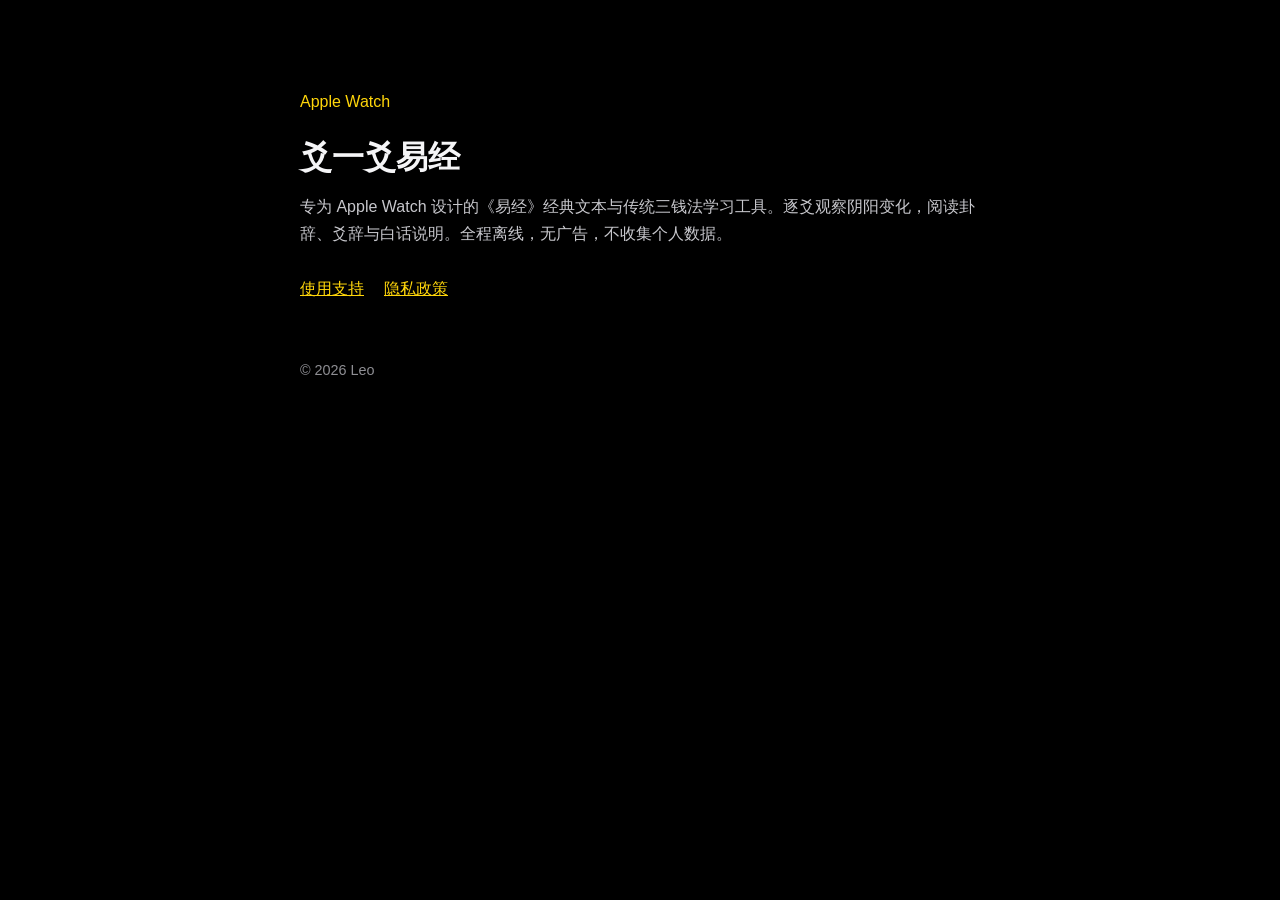
<file: index.html>
<!doctype html>
<html lang="zh-Hans">
<head>
  <meta charset="utf-8">
  <meta name="viewport" content="width=device-width, initial-scale=1">
  <title>爻一爻易经</title>
  <link rel="stylesheet" href="styles.css">
</head>
<body>
  <main>
    <p class="mark">Apple Watch</p>
    <h1>爻一爻易经</h1>
    <p>专为 Apple Watch 设计的《易经》经典文本与传统三钱法学习工具。逐爻观察阴阳变化，阅读卦辞、爻辞与白话说明。全程离线，无广告，不收集个人数据。</p>
    <nav>
      <a href="support.html">使用支持</a>
      <a href="privacy.html">隐私政策</a>
    </nav>
    <footer>© 2026 Leo</footer>
  </main>
</body>
</html>
</file>
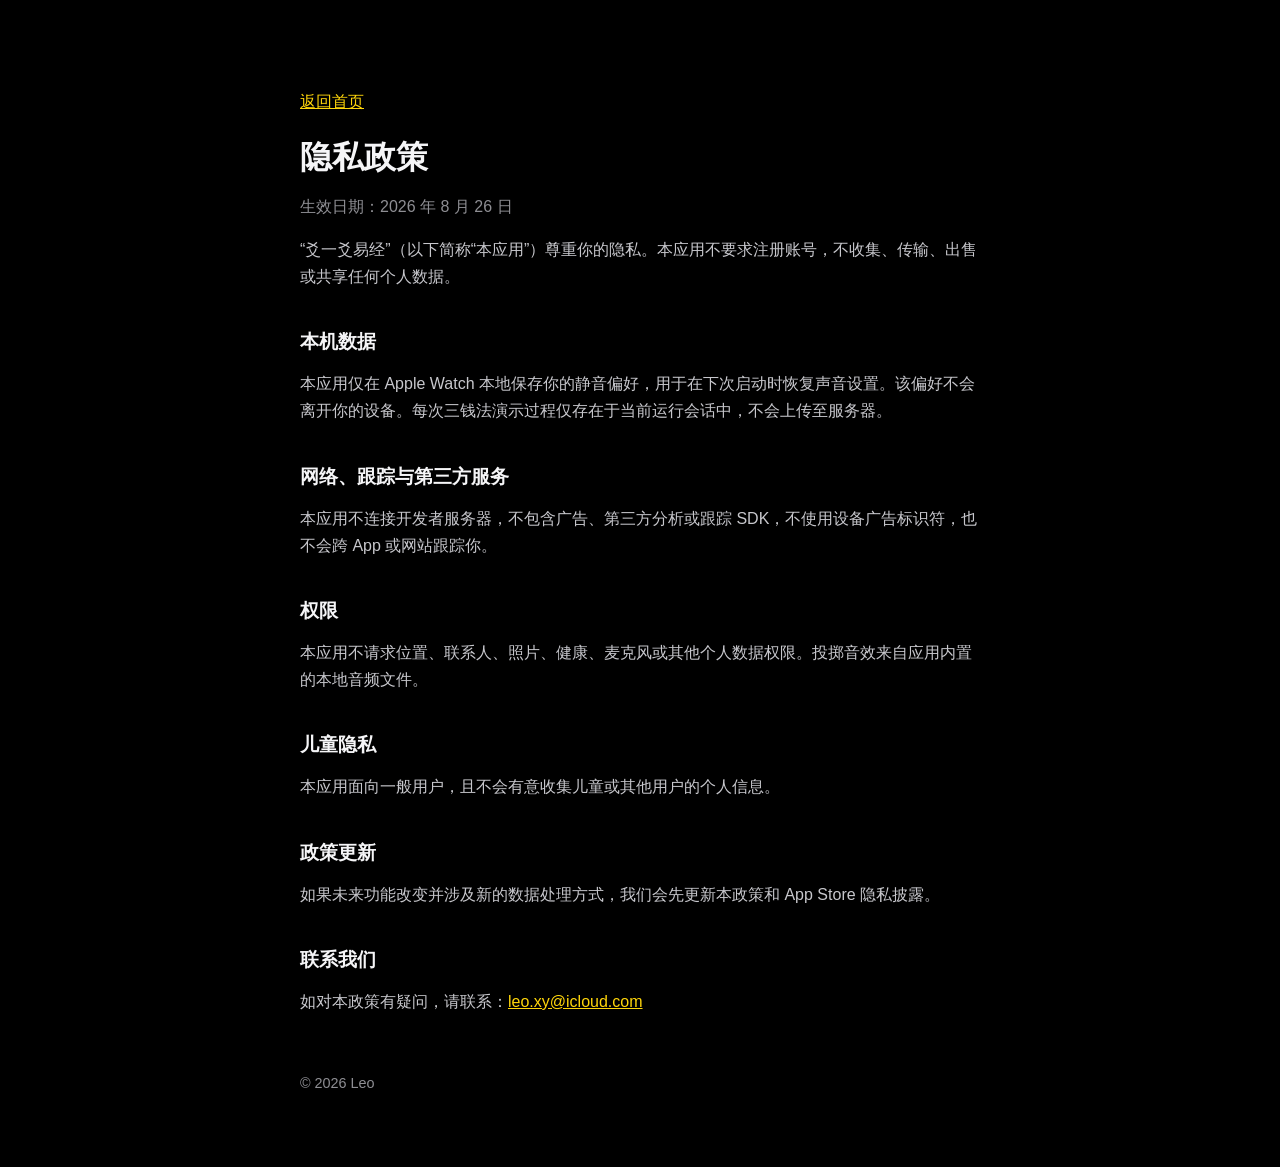
<file: privacy.html>
<!doctype html>
<html lang="zh-Hans">
<head>
  <meta charset="utf-8">
  <meta name="viewport" content="width=device-width, initial-scale=1">
  <title>隐私政策｜爻一爻易经</title>
  <link rel="stylesheet" href="styles.css">
</head>
<body>
  <main>
    <p><a href="index.html">返回首页</a></p>
    <h1>隐私政策</h1>
    <p class="muted">生效日期：2026 年 8 月 26 日</p>

    <p>“爻一爻易经”（以下简称“本应用”）尊重你的隐私。本应用不要求注册账号，不收集、传输、出售或共享任何个人数据。</p>

    <h2>本机数据</h2>
    <p>本应用仅在 Apple Watch 本地保存你的静音偏好，用于在下次启动时恢复声音设置。该偏好不会离开你的设备。每次三钱法演示过程仅存在于当前运行会话中，不会上传至服务器。</p>

    <h2>网络、跟踪与第三方服务</h2>
    <p>本应用不连接开发者服务器，不包含广告、第三方分析或跟踪 SDK，不使用设备广告标识符，也不会跨 App 或网站跟踪你。</p>

    <h2>权限</h2>
    <p>本应用不请求位置、联系人、照片、健康、麦克风或其他个人数据权限。投掷音效来自应用内置的本地音频文件。</p>

    <h2>儿童隐私</h2>
    <p>本应用面向一般用户，且不会有意收集儿童或其他用户的个人信息。</p>

    <h2>政策更新</h2>
    <p>如果未来功能改变并涉及新的数据处理方式，我们会先更新本政策和 App Store 隐私披露。</p>

    <h2>联系我们</h2>
    <p>如对本政策有疑问，请联系：<a href="mailto:leo.xy@icloud.com">leo.xy@icloud.com</a></p>

    <footer>© 2026 Leo</footer>
  </main>
</body>
</html>
</file>
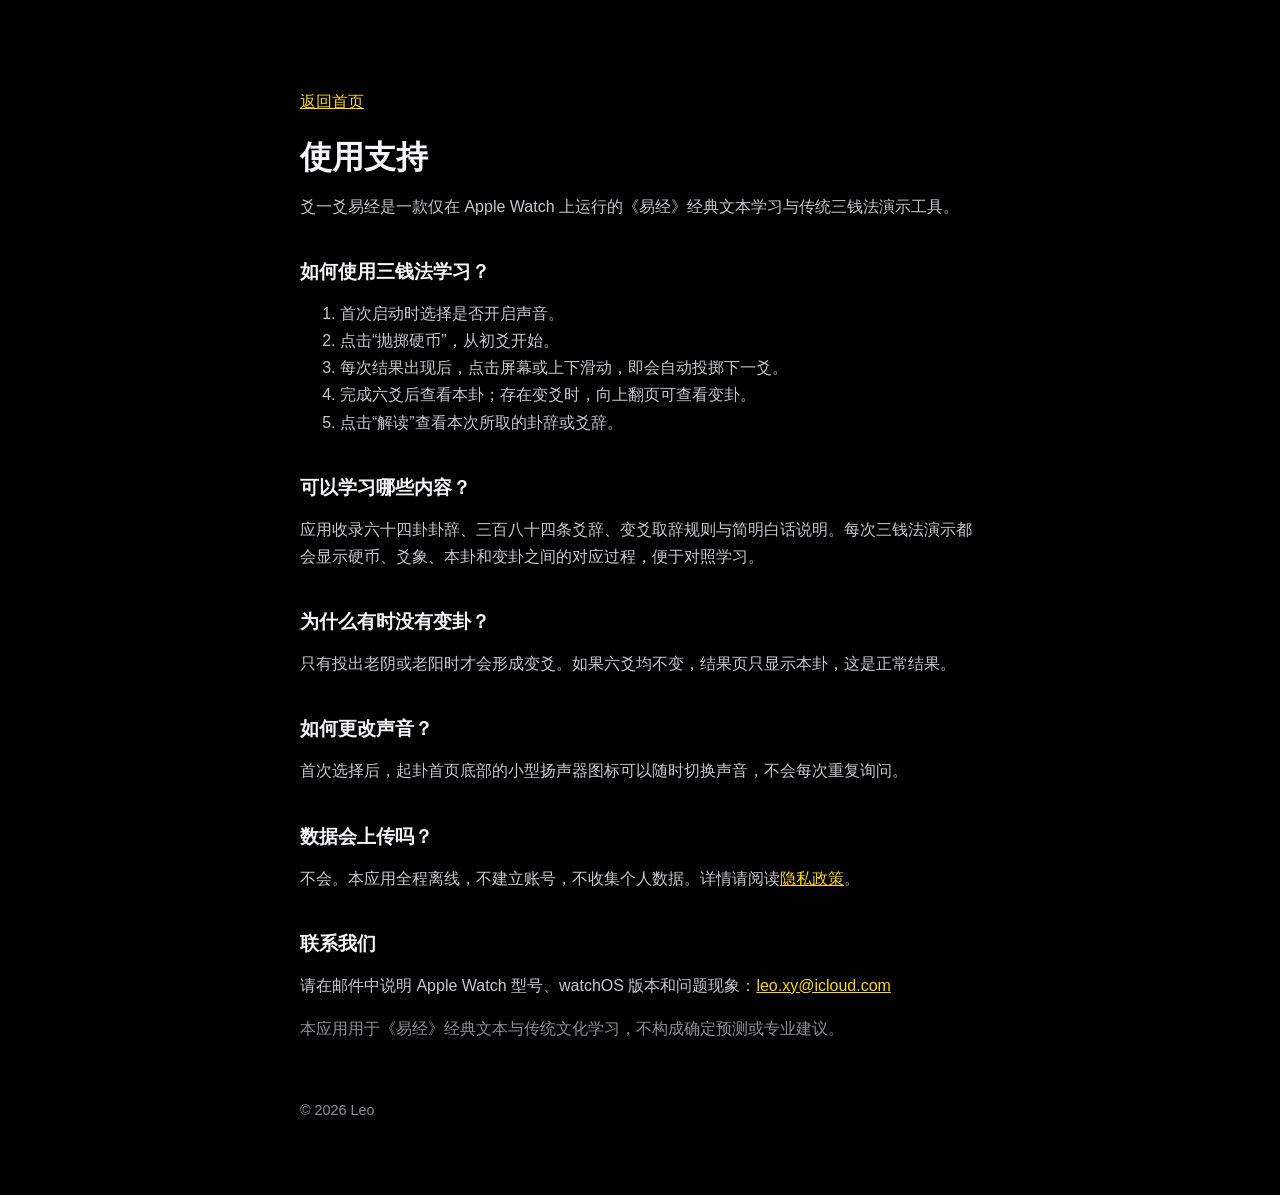
<file: support.html>
<!doctype html>
<html lang="zh-Hans">
<head>
  <meta charset="utf-8">
  <meta name="viewport" content="width=device-width, initial-scale=1">
  <title>使用支持｜爻一爻易经</title>
  <link rel="stylesheet" href="styles.css">
</head>
<body>
  <main>
    <p><a href="index.html">返回首页</a></p>
    <h1>使用支持</h1>
    <p>爻一爻易经是一款仅在 Apple Watch 上运行的《易经》经典文本学习与传统三钱法演示工具。</p>

    <h2>如何使用三钱法学习？</h2>
    <ol>
      <li>首次启动时选择是否开启声音。</li>
      <li>点击“抛掷硬币”，从初爻开始。</li>
      <li>每次结果出现后，点击屏幕或上下滑动，即会自动投掷下一爻。</li>
      <li>完成六爻后查看本卦；存在变爻时，向上翻页可查看变卦。</li>
      <li>点击“解读”查看本次所取的卦辞或爻辞。</li>
    </ol>

    <h2>可以学习哪些内容？</h2>
    <p>应用收录六十四卦卦辞、三百八十四条爻辞、变爻取辞规则与简明白话说明。每次三钱法演示都会显示硬币、爻象、本卦和变卦之间的对应过程，便于对照学习。</p>

    <h2>为什么有时没有变卦？</h2>
    <p>只有投出老阴或老阳时才会形成变爻。如果六爻均不变，结果页只显示本卦，这是正常结果。</p>

    <h2>如何更改声音？</h2>
    <p>首次选择后，起卦首页底部的小型扬声器图标可以随时切换声音，不会每次重复询问。</p>

    <h2>数据会上传吗？</h2>
    <p>不会。本应用全程离线，不建立账号，不收集个人数据。详情请阅读<a href="privacy.html">隐私政策</a>。</p>

    <h2>联系我们</h2>
    <p>请在邮件中说明 Apple Watch 型号、watchOS 版本和问题现象：<a href="mailto:leo.xy@icloud.com">leo.xy@icloud.com</a></p>

    <p class="muted">本应用用于《易经》经典文本与传统文化学习，不构成确定预测或专业建议。</p>
    <footer>© 2026 Leo</footer>
  </main>
</body>
</html>
</file>
<file: styles.css>
:root {
  color-scheme: dark;
  font-family: -apple-system, BlinkMacSystemFont, "PingFang SC", "Noto Sans CJK SC", sans-serif;
  background: #000;
  color: #f5f5f7;
}

* { box-sizing: border-box; }

body {
  margin: 0;
  background: #000;
  color: #f5f5f7;
  line-height: 1.7;
}

main {
  width: min(680px, calc(100% - 40px));
  margin: 0 auto;
  padding: 72px 0;
}

h1, h2 { line-height: 1.25; }
h1 { margin-bottom: 8px; }
h2 { margin-top: 40px; font-size: 1.2rem; }
p, li { color: #c7c7cc; }
a { color: #ffd60a; }
.mark { color: #ffd60a; }
.muted { color: #8e8e93; }
nav { display: flex; gap: 20px; margin-top: 28px; }
footer { margin-top: 56px; font-size: .9rem; color: #8e8e93; }
</file>
